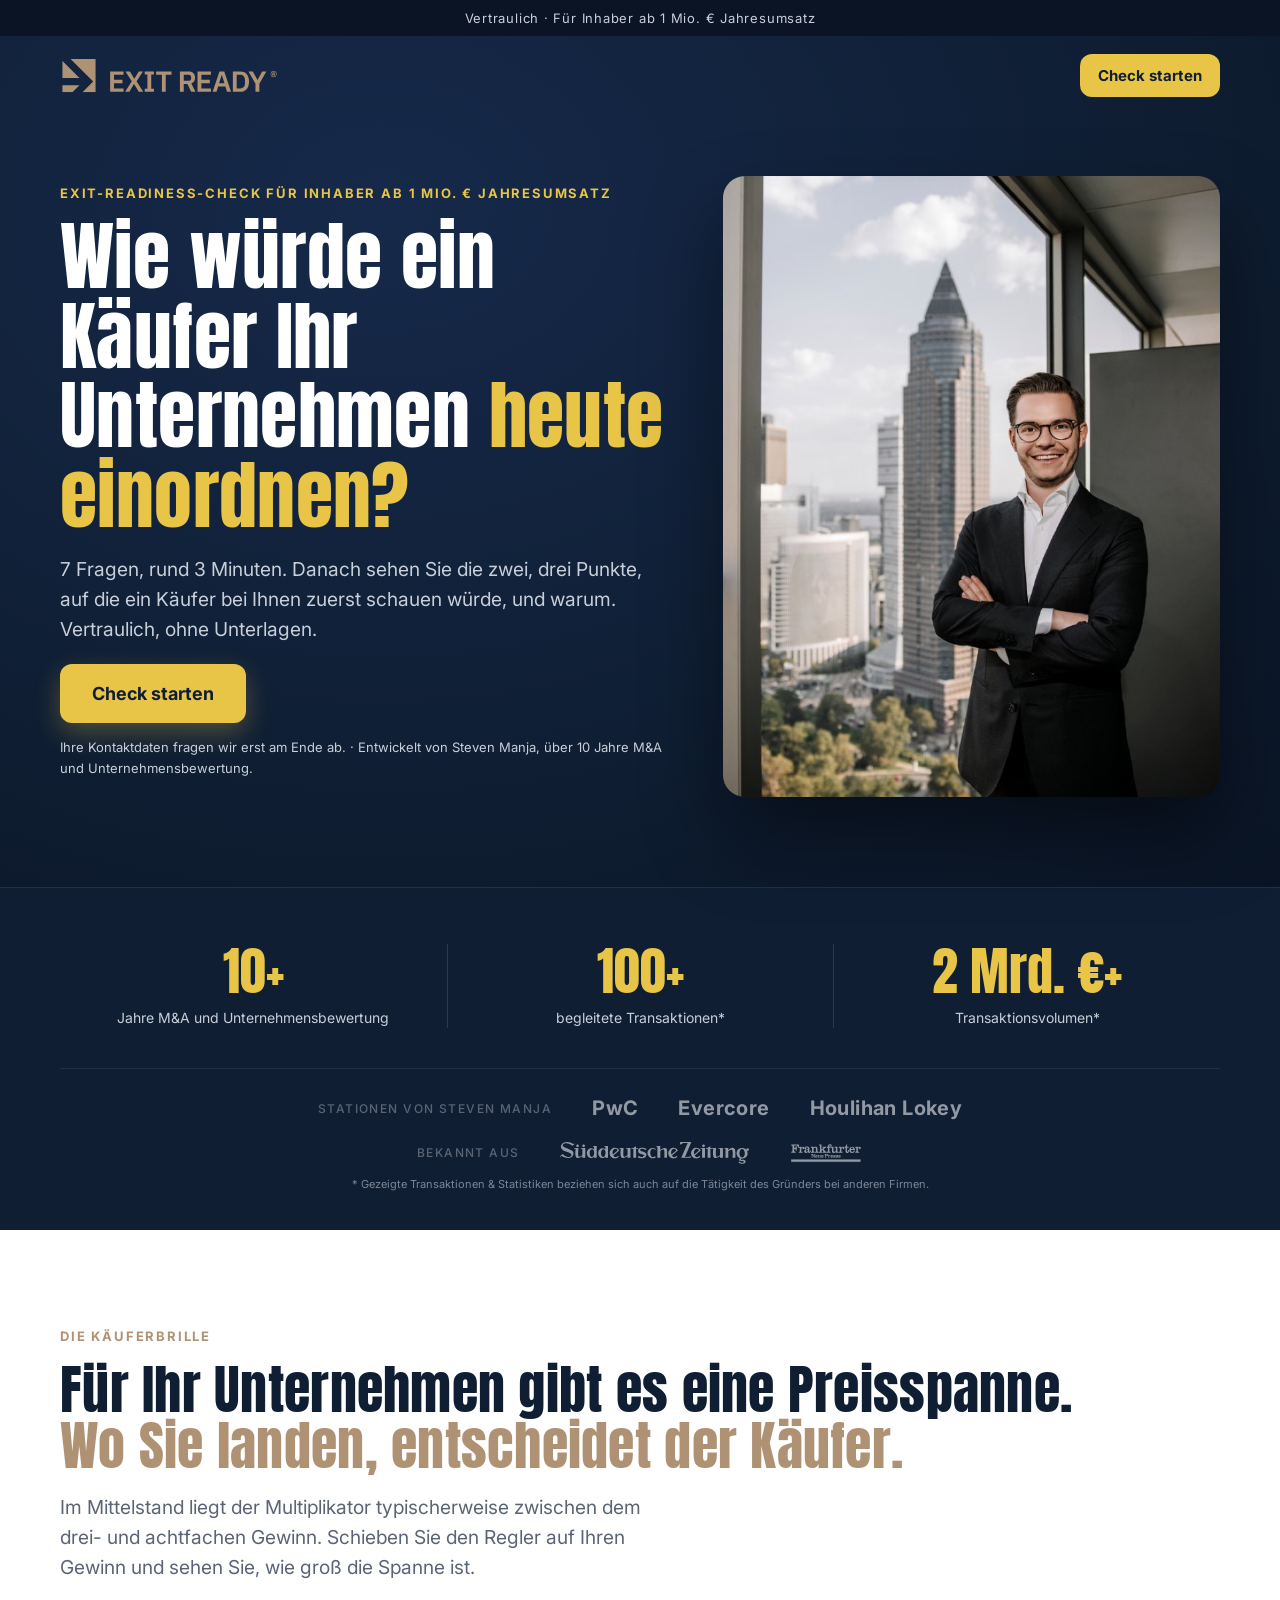
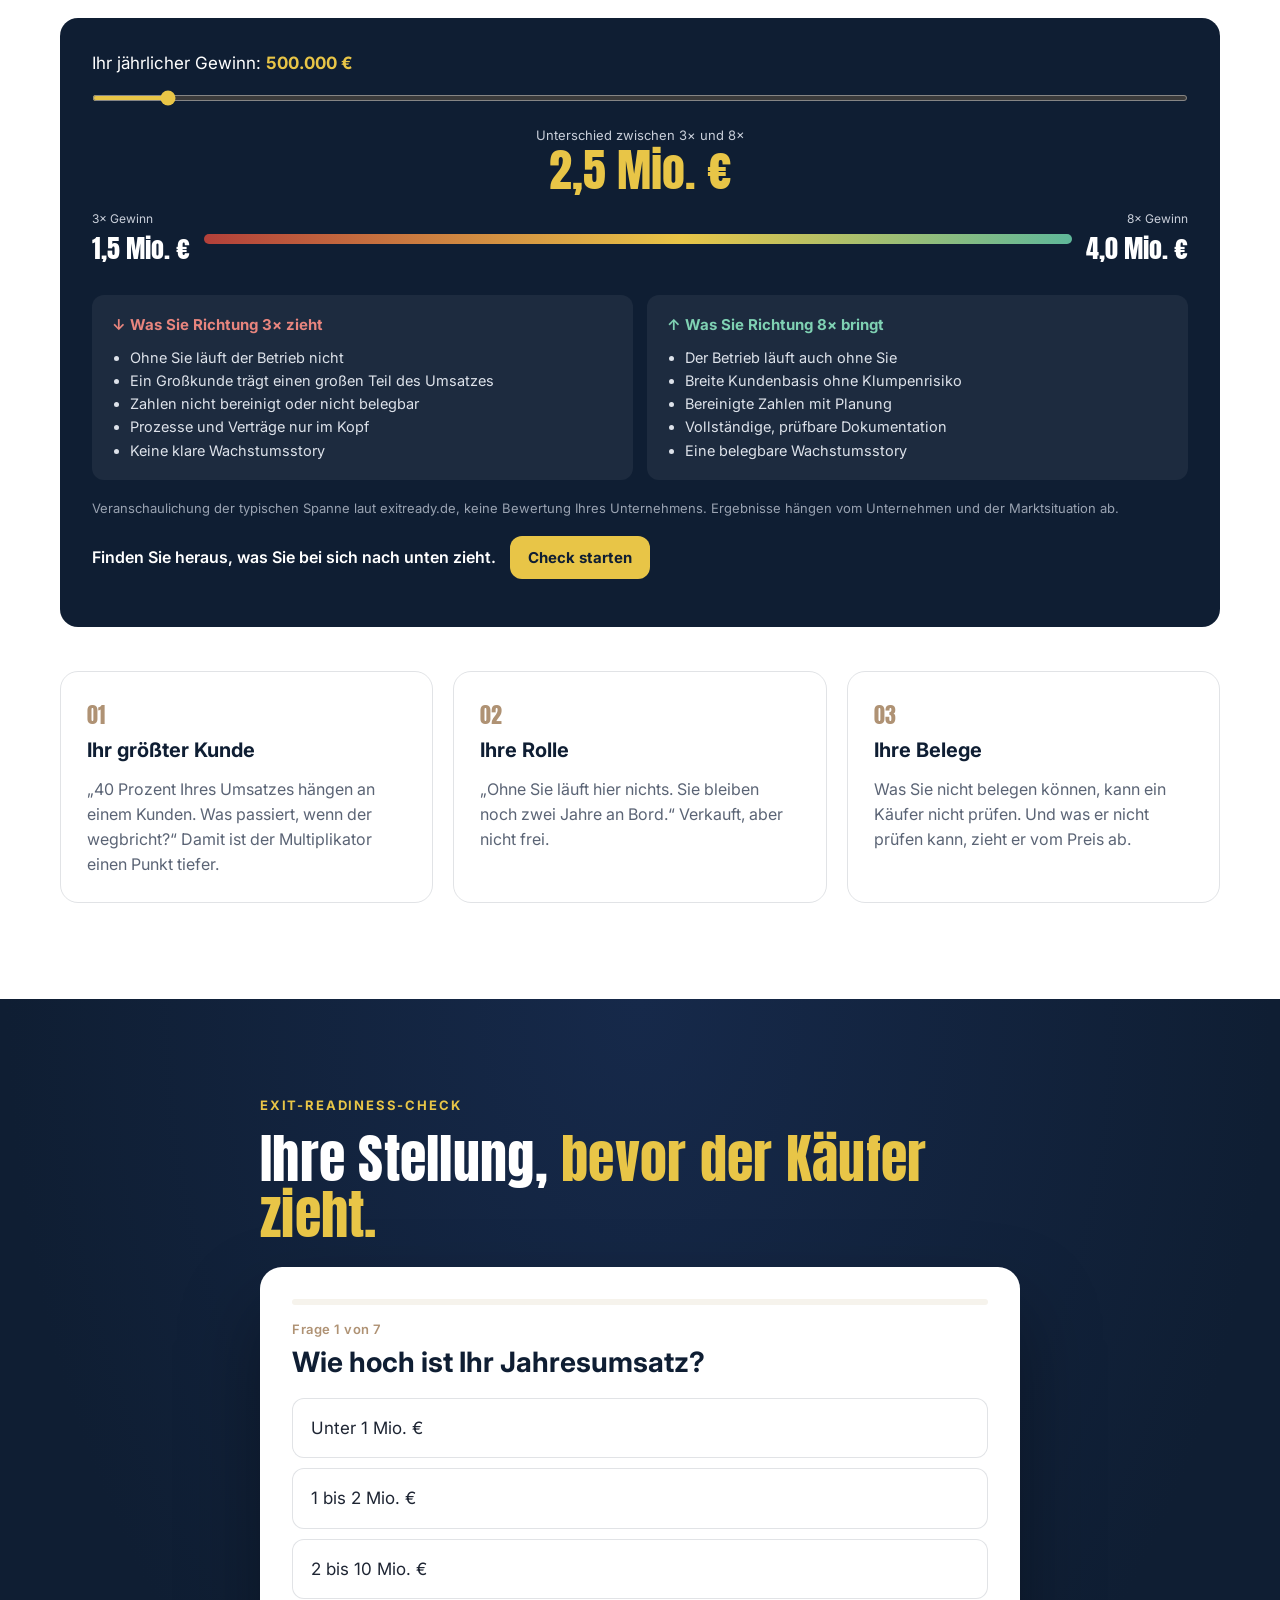
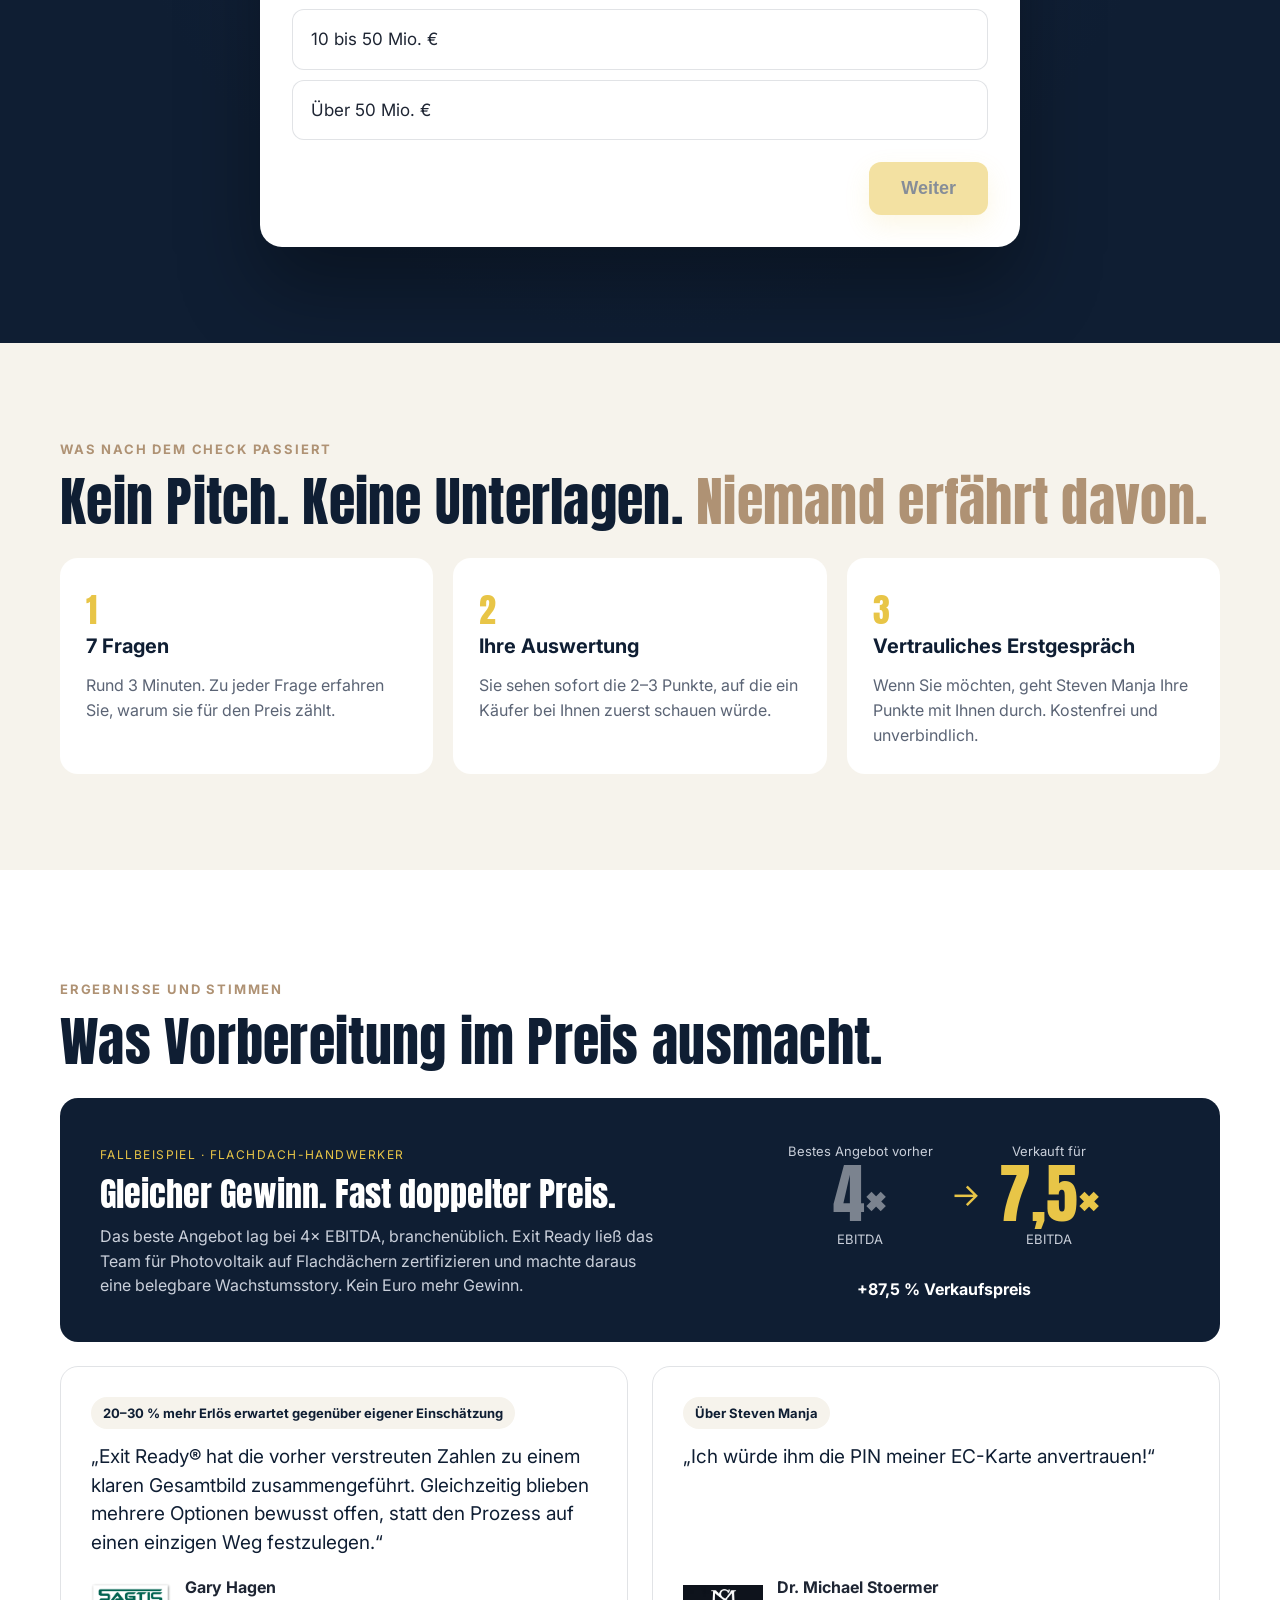
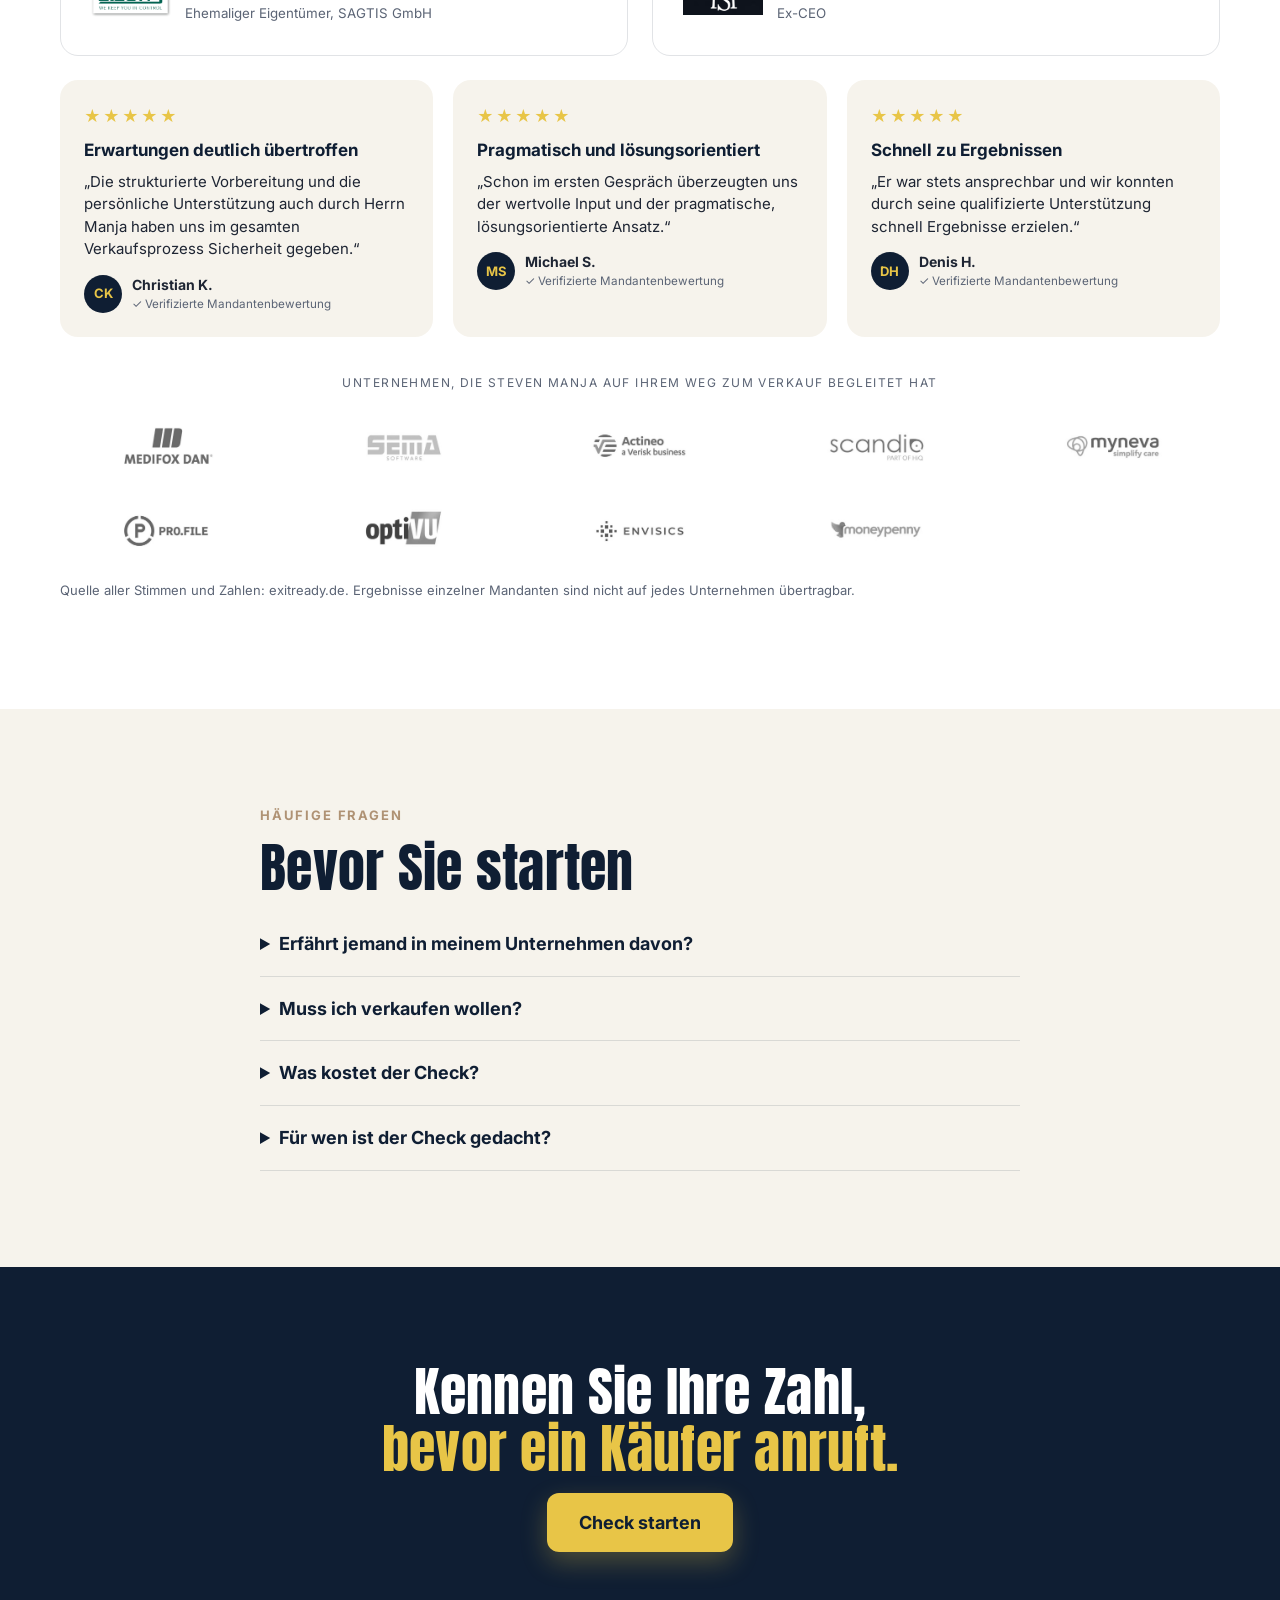
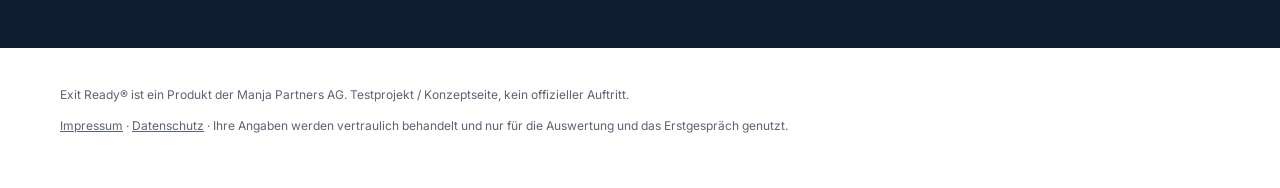
<file: index.html>
<!doctype html>
<html lang="de">
<head>
<meta charset="utf-8">
<meta name="viewport" content="width=device-width, initial-scale=1">
<title>Exit-Readiness-Check · Wie würde ein Käufer Ihr Unternehmen einordnen?</title>
<meta name="description" content="7 Fragen, rund 3 Minuten. Sehen Sie die zwei, drei Punkte, auf die ein Käufer bei Ihnen zuerst schauen würde – vertraulich, ohne Unterlagen.">
<link rel="preconnect" href="https://fonts.googleapis.com">
<link href="https://fonts.googleapis.com/css2?family=Anton&family=Inter:wght@400;500;600;700&display=swap" rel="stylesheet">
<link rel="stylesheet" href="styles.css">
</head>
<body>

<div class="topbar">Vertraulich · Für Inhaber ab 1 Mio. € Jahresumsatz</div>
<header class="nav wrap">
  <img src="assets/logo.svg" alt="Exit Ready" class="logo">
  <a href="#quiz" class="btn btn-sm">Check starten</a>
</header>

<!-- 1 · Hero -->
<section class="hero">
  <div class="wrap hero-grid">
    <div class="hero-text">
      <div class="eyebrow">Exit-Readiness-Check für Inhaber ab 1 Mio. € Jahresumsatz</div>
      <h1>Wie würde ein Käufer Ihr Unternehmen <span class="gold">heute einordnen?</span></h1>
      <p class="lead">7 Fragen, rund 3 Minuten. Danach sehen Sie die zwei, drei Punkte, auf die ein Käufer bei Ihnen zuerst schauen würde, und warum. Vertraulich, ohne Unterlagen.</p>
      <a href="#quiz" class="btn">Check starten</a>
      <p class="micro">Ihre Kontaktdaten fragen wir erst am Ende ab. · Entwickelt von Steven Manja, über 10 Jahre M&amp;A und Unternehmensbewertung.</p>
    </div>
    <div class="hero-img">
      <img src="assets/steven-window.jpg" alt="Steven Manja, Gründer von Exit Ready" loading="eager">
    </div>
  </div>
</section>

<!-- 2 · Proof -->
<section class="proof">
  <div class="wrap">
    <div class="proof-row">
      <div><b>10+</b><span>Jahre M&amp;A und Unternehmensbewertung</span></div>
      <div><b>100+</b><span>begleitete Transaktionen*</span></div>
      <div><b>2 Mrd. €+</b><span>Transaktionsvolumen*</span></div>
    </div>
    <div class="proof-logos"><span class="pl-label">Stationen von Steven Manja</span><span>PwC</span><span>Evercore</span><span>Houlihan Lokey</span></div>
    <div class="proof-logos press"><span class="pl-label">Bekannt aus</span><img src="assets/sueddeutsche-zeitung.svg" alt="Süddeutsche Zeitung"><img src="assets/fnp.svg" alt="Frankfurter Neue Presse"></div>
  </div>
  <p class="wrap foot-note">* Gezeigte Transaktionen &amp; Statistiken beziehen sich auch auf die Tätigkeit des Gründers bei anderen Firmen.</p>
</section>

<!-- 3 · Worauf Käufer schauen + Rechner -->
<section class="section">
  <div class="wrap">
    <div class="eyebrow reveal">Die Käuferbrille</div>
    <h2 class="reveal">Für Ihr Unternehmen gibt es eine Preisspanne.<br><span class="gold">Wo Sie landen, entscheidet der Käufer.</span></h2>
    <p class="lead reveal">Im Mittelstand liegt der Multiplikator typischerweise zwischen dem drei- und achtfachen Gewinn. Schieben Sie den Regler auf Ihren Gewinn und sehen Sie, wie groß die Spanne ist.</p>
    <div class="calc reveal">
      <label for="gewinn">Ihr jährlicher Gewinn: <b id="gewinnOut">500.000 €</b></label>
      <input id="gewinn" type="range" min="200000" max="5000000" step="100000" value="500000">
      <div class="range-head"><span>Unterschied zwischen 3× und 8×</span><b id="diff">2,5 Mio. €</b></div>
      <div class="range-bar"><div class="rb-end"><small>3× Gewinn</small><b id="low">1,5 Mio. €</b></div><div class="rb-track"></div><div class="rb-end hi"><small>8× Gewinn</small><b id="high">4,0 Mio. €</b></div></div>
      <div class="drivers">
        <div class="drv down"><h4>↓ Was Sie Richtung 3× zieht</h4><ul><li>Ohne Sie läuft der Betrieb nicht</li><li>Ein Großkunde trägt einen großen Teil des Umsatzes</li><li>Zahlen nicht bereinigt oder nicht belegbar</li><li>Prozesse und Verträge nur im Kopf</li><li>Keine klare Wachstumsstory</li></ul></div>
        <div class="drv up"><h4>↑ Was Sie Richtung 8× bringt</h4><ul><li>Der Betrieb läuft auch ohne Sie</li><li>Breite Kundenbasis ohne Klumpenrisiko</li><li>Bereinigte Zahlen mit Planung</li><li>Vollständige, prüfbare Dokumentation</li><li>Eine belegbare Wachstumsstory</li></ul></div>
      </div>
      <p class="micro">Veranschaulichung der typischen Spanne laut exitready.de, keine Bewertung Ihres Unternehmens. Ergebnisse hängen vom Unternehmen und der Marktsituation ab.</p>
      <p class="calc-cta">Finden Sie heraus, was Sie bei sich nach unten zieht. <a href="#quiz" class="btn btn-sm">Check starten</a></p>
    </div>
    <div class="cards">
      <div class="card reveal"><div class="num">01</div><h3>Ihr größter Kunde</h3><p>„40 Prozent Ihres Umsatzes hängen an einem Kunden. Was passiert, wenn der wegbricht?“ Damit ist der Multiplikator einen Punkt tiefer.</p></div>
      <div class="card reveal"><div class="num">02</div><h3>Ihre Rolle</h3><p>„Ohne Sie läuft hier nichts. Sie bleiben noch zwei Jahre an Bord.“ Verkauft, aber nicht frei.</p></div>
      <div class="card reveal"><div class="num">03</div><h3>Ihre Belege</h3><p>Was Sie nicht belegen können, kann ein Käufer nicht prüfen. Und was er nicht prüfen kann, zieht er vom Preis ab.</p></div>
    </div>
  </div>
</section>

<!-- 4 · Quiz -->
<section class="section quiz-sec" id="quiz">
  <div class="wrap narrow">
    <div class="eyebrow">Exit-Readiness-Check</div>
    <h2>Ihre Stellung, <span class="gold">bevor der Käufer zieht.</span></h2>
    <div class="quiz" id="quizBox" aria-live="polite">
      <div class="progress"><div class="progress-bar" id="bar"></div></div>
      <div class="step-label" id="stepLabel">Frage 1 von 7</div>
      <div id="stage"></div>
    </div>
  </div>
</section>

<!-- 5 · Ablauf -->
<section class="section soft">
  <div class="wrap">
    <div class="eyebrow reveal">Was nach dem Check passiert</div>
    <h2 class="reveal">Kein Pitch. Keine Unterlagen. <span class="gold">Niemand erfährt davon.</span></h2>
    <div class="steps">
      <div class="step reveal"><b>1</b><h3>7 Fragen</h3><p>Rund 3 Minuten. Zu jeder Frage erfahren Sie, warum sie für den Preis zählt.</p></div>
      <div class="step reveal"><b>2</b><h3>Ihre Auswertung</h3><p>Sie sehen sofort die 2–3 Punkte, auf die ein Käufer bei Ihnen zuerst schauen würde.</p></div>
      <div class="step reveal"><b>3</b><h3>Vertrauliches Erstgespräch</h3><p>Wenn Sie möchten, geht Steven Manja Ihre Punkte mit Ihnen durch. Kostenfrei und unverbindlich.</p></div>
    </div>
  </div>
</section>

<!-- 6 · Stimmen -->
<section class="section">
  <div class="wrap">
    <p class="eyebrow">Ergebnisse und Stimmen</p>
    <h2>Was Vorbereitung im Preis ausmacht.</h2>
    <div class="case reveal">
      <div class="case-text">
        <span class="case-tag">Fallbeispiel · Flachdach-Handwerker</span>
        <h3>Gleicher Gewinn. Fast doppelter Preis.</h3>
        <p>Das beste Angebot lag bei 4× EBITDA, branchenüblich. Exit Ready ließ das Team für Photovoltaik auf Flachdächern zertifizieren und machte daraus eine belegbare Wachstumsstory. Kein Euro mehr Gewinn.</p>
      </div>
      <div class="case-nums">
        <div><small>Bestes Angebot vorher</small><b class="muted">4×</b><small>EBITDA</small></div>
        <div class="arrow">→</div>
        <div><small>Verkauft für</small><b>7,5×</b><small>EBITDA</small></div>
        <div class="case-plus">+87,5 % Verkaufspreis</div>
      </div>
    </div>
    <div class="quotes">
      <figure class="quote quote-lg reveal">
        <span class="q-result">20–30 % mehr Erlös erwartet gegenüber eigener Einschätzung</span>
        <blockquote>„Exit Ready® hat die vorher verstreuten Zahlen zu einem klaren Gesamtbild zusammengeführt. Gleichzeitig blieben mehrere Optionen bewusst offen, statt den Prozess auf einen einzigen Weg festzulegen.“</blockquote>
        <figcaption><img src="assets/sagtis.png" alt="SAGTIS GmbH"><span>Gary Hagen<br><small>Ehemaliger Eigentümer, SAGTIS GmbH</small></span></figcaption>
      </figure>
      <figure class="quote quote-lg reveal">
        <span class="q-result">Über Steven Manja</span>
        <blockquote>„Ich würde ihm die PIN meiner EC-Karte anvertrauen!“</blockquote>
        <figcaption><img src="assets/stoermer-logo.png" alt="Dr. Michael Stoermer Logo"><span>Dr. Michael Stoermer<br><small>Ex-CEO</small></span></figcaption>
      </figure>
    </div>
    <div class="reviews">
      <figure class="review reveal"><div class="stars">★★★★★</div><h4>Erwartungen deutlich übertroffen</h4><blockquote>„Die strukturierte Vorbereitung und die persönliche Unterstützung auch durch Herrn Manja haben uns im gesamten Verkaufsprozess Sicherheit gegeben.“</blockquote><figcaption><span class="ini">CK</span><span>Christian K.<br><small>✓ Verifizierte Mandantenbewertung</small></span></figcaption></figure>
      <figure class="review reveal"><div class="stars">★★★★★</div><h4>Pragmatisch und lösungsorientiert</h4><blockquote>„Schon im ersten Gespräch überzeugten uns der wertvolle Input und der pragmatische, lösungsorientierte Ansatz.“</blockquote><figcaption><span class="ini">MS</span><span>Michael S.<br><small>✓ Verifizierte Mandantenbewertung</small></span></figcaption></figure>
      <figure class="review reveal"><div class="stars">★★★★★</div><h4>Schnell zu Ergebnissen</h4><blockquote>„Er war stets ansprechbar und wir konnten durch seine qualifizierte Unterstützung schnell Ergebnisse erzielen.“</blockquote><figcaption><span class="ini">DH</span><span>Denis H.<br><small>✓ Verifizierte Mandantenbewertung</small></span></figcaption></figure>
    </div>
    <div class="deals">
      <span class="pl-label">Unternehmen, die Steven Manja auf ihrem Weg zum Verkauf begleitet hat</span>
      <div class="logo-wall"><img src="assets/medifox-dan.jpg" alt="MEDIFOX DAN" loading="lazy"><img src="assets/sema-software.jpg" alt="SEMA Software" loading="lazy"><img src="assets/actineo.jpg" alt="Actineo" loading="lazy"><img src="assets/scandio.jpg" alt="Scandio" loading="lazy"><img src="assets/myneva.jpg" alt="myneva" loading="lazy"><img src="assets/profile.jpg" alt="PRO.FILE" loading="lazy"><img src="assets/optivu.jpg" alt="optiVU" loading="lazy"><img src="assets/envisics.jpg" alt="ENVISICS" loading="lazy"><img src="assets/moneypenny.jpg" alt="Moneypenny" loading="lazy"></div>
    </div>
    <p class="micro">Quelle aller Stimmen und Zahlen: exitready.de. Ergebnisse einzelner Mandanten sind nicht auf jedes Unternehmen übertragbar.</p>
  </div>
</section>

<!-- 7 · FAQ -->
<section class="section soft">
  <div class="wrap narrow">
    <div class="eyebrow">Häufige Fragen</div>
    <h2>Bevor Sie starten</h2>
    <details><summary>Erfährt jemand in meinem Unternehmen davon?</summary><p>Nein. Ihre Angaben werden vertraulich behandelt und nicht weitergegeben. Für den Check und das Erstgespräch brauchen Sie keine Unterlagen.</p></details>
    <details><summary>Muss ich verkaufen wollen?</summary><p>Nein. Sie müssen heute nicht verkaufen wollen. Je früher Sie wissen, wo Sie stehen, desto freier bestimmen Sie später, wann, an wen und zu welchem Preis.</p></details>
    <details><summary>Was kostet der Check?</summary><p>Nichts. Der Check und das Erstgespräch sind kostenfrei und unverbindlich.</p></details>
    <details><summary>Für wen ist der Check gedacht?</summary><p>Für Inhaber und Mehrheitsgesellschafter mit mindestens 1 Mio. € Jahresumsatz. Wer darunter liegt, erhält eine passende Ressource statt eines Termins.</p></details>
  </div>
</section>

<!-- 8 · Final -->
<section class="final">
  <div class="wrap">
    <h2>Kennen Sie Ihre Zahl,<br><span class="gold">bevor ein Käufer anruft.</span></h2>
    <a href="#quiz" class="btn">Check starten</a>
  </div>
</section>

<footer class="wrap footer">
  <p>Exit Ready® ist ein Produkt der Manja Partners AG. Testprojekt / Konzeptseite, kein offizieller Auftritt.</p>
  <p><a href="#">Impressum</a> · <a href="#">Datenschutz</a> · Ihre Angaben werden vertraulich behandelt und nur für die Auswertung und das Erstgespräch genutzt.</p>
</footer>

<script src="config.js"></script>
<script src="quiz-data.js"></script>
<script src="app.js"></script>
</body>
</html>
</file>
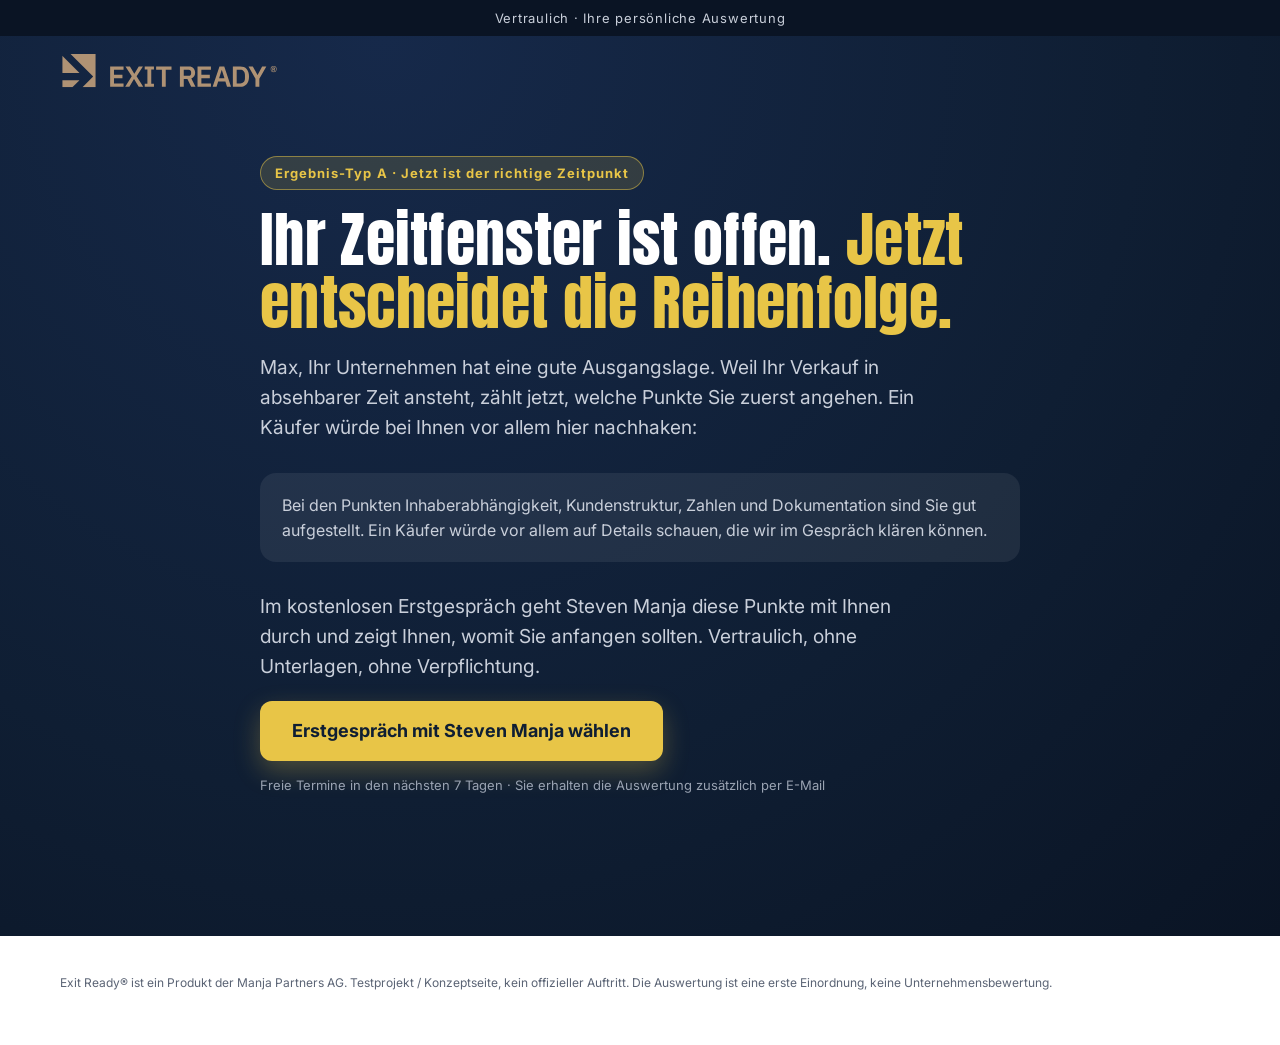
<file: ergebnis.html>
<!doctype html>
<html lang="de">
<head>
<meta charset="utf-8">
<meta name="viewport" content="width=device-width, initial-scale=1">
<title>Ihre Auswertung · Exit-Readiness-Check</title>
<meta name="robots" content="noindex">
<link rel="preconnect" href="https://fonts.googleapis.com">
<link href="https://fonts.googleapis.com/css2?family=Anton&family=Inter:wght@400;500;600;700&display=swap" rel="stylesheet">
<link rel="stylesheet" href="styles.css">
<style>
  .res { background: radial-gradient(ellipse at 30% 0%, var(--navy-2), var(--navy) 60%, #0A1424); color: #fff; padding: 120px 0 70px; min-height: 100vh; }
  .res h1 { font-size: clamp(36px, 5vw, 60px); }
  .res .lead { color: #C9CFDA; max-width: 680px; }
  .badge { display: inline-block; background: rgba(232,197,71,.15); color: var(--gold); border: 1px solid rgba(232,197,71,.5); border-radius: 30px; padding: 6px 14px; font-size: 13px; font-weight: 700; letter-spacing: .08em; margin-bottom: 18px; }
  .weak { display: grid; gap: 14px; margin: 30px 0; }
  .weak-item { background: #fff; color: var(--ink); border-radius: 16px; padding: 20px 22px; border-left: 5px solid var(--gold); animation: fadeUp .6s var(--ease) both; }
  .weak-item:nth-child(2) { animation-delay: .15s } .weak-item:nth-child(3) { animation-delay: .3s }
  .weak-item h3 { margin: 0 0 6px; font-size: 19px; }
  .weak-item p { margin: 0; color: var(--grey); }
  .ok { background: rgba(255,255,255,.07); border-radius: 16px; padding: 20px 22px; color: #C9CFDA; }
  .cta-box { margin-top: 10px; }
  .cta-box .micro { color: #9AA3B2; }
  .second { display: inline-block; margin-left: 18px; color: #C9CFDA; }
  .score { font-size: 13px; color: #7E8696; margin-top: 30px; }
</style>
</head>
<body>
<div class="topbar">Vertraulich · Ihre persönliche Auswertung</div>
<header class="nav wrap"><a href="index.html"><img src="assets/logo.svg" alt="Exit Ready" class="logo"></a></header>

<section class="res">
  <div class="wrap narrow" id="out"></div>
</section>

<footer class="wrap footer">
  <p>Exit Ready® ist ein Produkt der Manja Partners AG. Testprojekt / Konzeptseite, kein offizieller Auftritt. Die Auswertung ist eine erste Einordnung, keine Unternehmensbewertung.</p>
</footer>

<script src="config.js"></script>
<script>
(function () {
  const cfg = window.FUNNEL_CONFIG || {};
  let r = null;
  try { r = JSON.parse(sessionStorage.getItem('er_result') || 'null'); } catch (e) {}
  const demo = new URLSearchParams(location.search).get('typ');
  if (!r) r = { vorname: 'Max', typ: demo || 'A', score: 0, weak: [] };
  const name = r.vorname || '';
  const TYP = {
    A: {
      badge: 'Ergebnis-Typ A · Jetzt ist der richtige Zeitpunkt',
      h: 'Ihr Zeitfenster ist offen. <span class="gold">Jetzt entscheidet die Reihenfolge.</span>',
      intro: `${name}, Ihr Unternehmen hat eine gute Ausgangslage. Weil Ihr Verkauf in absehbarer Zeit ansteht, zählt jetzt, welche Punkte Sie zuerst angehen. Ein Käufer würde bei Ihnen vor allem hier nachhaken:`,
      after: 'Im kostenlosen Erstgespräch geht Steven Manja diese Punkte mit Ihnen durch und zeigt Ihnen, womit Sie anfangen sollten. Vertraulich, ohne Unterlagen, ohne Verpflichtung.',
      cta: `<a class="btn" href="${cfg.bookingUrl}">Erstgespräch mit Steven Manja wählen</a><p class="micro">Freie Termine in den nächsten 7 Tagen · Sie erhalten die Auswertung zusätzlich per E-Mail</p>`,
    },
    B: {
      badge: 'Ergebnis-Typ B · Gute Basis, mit klaren Lücken',
      h: 'Gute Basis. <span class="gold">Und genug Zeit, um die Lücken zu schließen.</span>',
      intro: `${name}, Sie sind früh dran, und das ist ein Vorteil: Die meisten Werthebel brauchen zwei bis fünf Jahre Vorlauf. Diese Punkte würde ein Käufer heute bei Ihnen zuerst ansprechen:`,
      after: 'Im Erstgespräch erfahren Sie, welcher dieser Punkte bei Ihnen am meisten Zeit braucht, damit Sie in Ruhe planen können.',
      cta: `<a class="btn" href="${cfg.bookingUrl}">Erstgespräch wählen</a><a class="second" href="${cfg.reportUrl}">Lieber erst lesen? Zum kostenlosen Experten-Report (32 Seiten)</a>`,
    },
    C: {
      badge: 'Ergebnis-Typ C · Früh dran: jetzt Wert aufbauen',
      h: 'Sie haben Zeit. <span class="gold">Nutzen Sie sie, um Wert aufzubauen.</span>',
      intro: `${name}, ein Verkaufsprozess ist für Sie heute noch nicht das Thema. Die Grundlagen, auf die Käufer später schauen, legen Sie aber genau jetzt. Ihre Auswertung zeigt, wo Sie anfangen können:`,
      after: 'Im kostenlosen Videokurs zeigt Steven Manja, wie Käufer bewerten und welche Hebel Sie heute schon selbst ziehen können.',
      cta: `<a class="btn" href="${cfg.videokursUrl}">Videokurs kostenlos starten</a>`,
    },
  };
  const t = TYP[r.typ] || TYP.A;
  const weak = (r.weak && r.weak.length)
    ? `<div class="weak">${r.weak.map((w) => `<div class="weak-item"><h3>${w.title}</h3><p>${w.text}</p></div>`).join('')}</div>`
    : `<div class="weak"><div class="ok">Bei den Punkten Inhaberabhängigkeit, Kundenstruktur, Zahlen und Dokumentation sind Sie gut aufgestellt. Ein Käufer würde vor allem auf Details schauen, die wir im Gespräch klären können.</div></div>`;
  document.getElementById('out').innerHTML = `
    <div class="badge">${t.badge}</div>
    <h1>${t.h}</h1>
    <p class="lead">${t.intro}</p>
    ${weak}
    <p class="lead">${t.after}</p>
    <div class="cta-box">${t.cta}</div>`;
})();
</script>
</body>
</html>
</file>
<file: styles.css>
:root {
  --navy: #0F1E33;
  --navy-2: #16294A;
  --gold: #E8C547;
  --bronze: #AF9274;
  --ink: #1E2533;
  --grey: #5B6475;
  --cream: #F6F3EC;
  --line: rgba(15, 30, 51, .12);
  --radius: 18px;
  --ease: cubic-bezier(.2, .8, .2, 1);
}
* { box-sizing: border-box; }
html { scroll-behavior: smooth; }
body { margin: 0; font-family: 'Inter', system-ui, sans-serif; color: var(--ink); background: #fff; line-height: 1.55; -webkit-font-smoothing: antialiased; overflow-x: hidden; }
img { max-width: 100%; display: block; }
.wrap { width: min(1160px, 100% - 32px); margin-inline: auto; }
.narrow { width: min(760px, 100% - 32px); }
.section { padding: 96px 0; }
.soft { background: var(--cream); }
.gold { color: var(--gold); }
h1, h2, h3 { margin: 0 0 16px; line-height: 1.05; color: var(--navy); }
h1, h2 { font-family: 'Anton', Impact, sans-serif; font-weight: 400; letter-spacing: .005em; }
h1 { font-size: clamp(40px, 6vw, 76px); color: #fff; }
h2 { font-size: clamp(32px, 4.4vw, 54px); }
h2 .gold { color: var(--bronze); }
h3 { font-size: 20px; }
.eyebrow { font-size: 13px; font-weight: 700; letter-spacing: .14em; text-transform: uppercase; color: var(--bronze); margin-bottom: 14px; }
.lead { font-size: clamp(17px, 1.5vw, 20px); color: var(--grey); max-width: 620px; }
.micro { font-size: 13px; color: var(--grey); margin-top: 14px; }

.btn { display: inline-block; background: var(--gold); color: var(--navy); font-weight: 700; font-size: 18px; text-decoration: none; padding: 16px 32px; border-radius: 12px; border: 0; cursor: pointer; transition: transform .25s var(--ease), box-shadow .25s var(--ease); box-shadow: 0 10px 26px rgba(232, 197, 71, .28); }
.btn:hover { transform: translateY(-2px); box-shadow: 0 16px 34px rgba(232, 197, 71, .38); }
.btn-sm { font-size: 15px; padding: 10px 18px; box-shadow: none; white-space: nowrap; }
.btn[disabled] { opacity: .5; cursor: not-allowed; transform: none; }

.topbar { background: #0A1424; color: #C9CFDA; text-align: center; font-size: 13px; letter-spacing: .06em; padding: 8px 16px; }
.nav { display: flex; align-items: center; justify-content: space-between; padding: 18px 0; position: absolute; left: 0; right: 0; z-index: 5; }
.logo { height: 34px; width: auto; }

.hero { background: radial-gradient(ellipse at 30% 20%, var(--navy-2), var(--navy) 60%, #0A1424); color: #fff; padding: 140px 0 90px; }
.hero .eyebrow { color: var(--gold); }
.hero .lead, .hero .micro { color: #C9CFDA; }
.hero-grid { display: grid; grid-template-columns: 1.1fr .9fr; gap: 56px; align-items: center; }
.hero-img { position: relative; }
.hero-img img { border-radius: 22px; aspect-ratio: 4/5; object-fit: cover; object-position: 66% 40%; box-shadow: 0 40px 80px rgba(0, 0, 0, .45); }
.hero-card { position: absolute; left: -28px; bottom: 28px; background: #fff; color: var(--navy); border-radius: 14px; padding: 16px 20px; box-shadow: 0 20px 40px rgba(0, 0, 0, .3); }
.hc-k { font-family: 'Anton', sans-serif; font-size: 22px; }
.hc-t { font-size: 14px; color: var(--grey); }

.proof { background: var(--navy); color: #fff; padding: 56px 0 26px; border-top: 1px solid rgba(255, 255, 255, .08); }
.proof-row { display: grid; grid-template-columns: repeat(3, 1fr); text-align: center; }
.proof-row > div { padding: 0 24px; }
.proof-row > div + div { border-left: 1px solid rgba(255, 255, 255, .12); }
.proof-row b { display: block; font-family: 'Anton', sans-serif; font-weight: 400; font-size: 52px; line-height: 1.05; color: var(--gold); }
.proof-row span { display: block; margin-top: 8px; font-size: 14px; color: #C9CFDA; }
.proof-logos { margin-top: 40px; padding-top: 24px; border-top: 1px solid rgba(255, 255, 255, .08); display: flex; justify-content: center; align-items: center; gap: 40px; flex-wrap: wrap; }
.proof-logos span { font-size: 20px; font-weight: 700; letter-spacing: .02em; color: rgba(255, 255, 255, .55); }
.proof-logos .pl-label { font-size: 12px; font-weight: 500; letter-spacing: .12em; text-transform: uppercase; color: var(--grey); }
.proof .foot-note { text-align: center; }
.foot-note { font-size: 11px; color: #7E8696; margin-top: 12px; }

.calc { margin: 36px 0 44px; background: var(--navy); color: #fff; border-radius: var(--radius); padding: 32px; }
.calc label { font-size: 17px; }
.calc label b { color: var(--gold); }
.calc input[type=range] { width: 100%; margin: 18px 0 24px; accent-color: var(--gold); height: 6px; }
.calc .micro { color: #9AA3B2; }

.cards { display: grid; grid-template-columns: repeat(3, 1fr); gap: 20px; }
.card { border: 1px solid var(--line); border-radius: var(--radius); padding: 26px; }
.card .num { font-family: 'Anton', sans-serif; color: var(--bronze); font-size: 22px; margin-bottom: 8px; }
.card p { color: var(--grey); margin: 0; }

.quiz-sec { background: radial-gradient(ellipse at 50% 0%, var(--navy-2), var(--navy) 70%); }
.quiz-sec h2 { color: #fff; }
.quiz-sec h2 .gold { color: var(--gold); }
.quiz-sec .eyebrow { color: var(--gold); }
.quiz { background: #fff; border-radius: 22px; padding: 32px; box-shadow: 0 40px 80px rgba(0, 0, 0, .35); margin-top: 24px; }
.progress { height: 6px; background: var(--cream); border-radius: 6px; overflow: hidden; }
.progress-bar { height: 100%; width: 0; background: var(--gold); transition: width .5s var(--ease); }
.step-label { font-size: 13px; font-weight: 600; color: var(--bronze); margin: 14px 0 6px; letter-spacing: .04em; }
.q-title { font-size: clamp(22px, 2.6vw, 28px); font-weight: 700; color: var(--navy); margin: 0 0 18px; line-height: 1.25; }
.opts { display: grid; gap: 10px; }
.opt { text-align: left; font: inherit; font-size: 17px; padding: 16px 18px; border: 1.5px solid var(--line); border-radius: 12px; background: #fff; cursor: pointer; transition: border-color .2s, background .2s, transform .2s var(--ease); color: var(--ink); }
.opt:hover { border-color: var(--bronze); transform: translateX(3px); }
.opt.sel { border-color: var(--gold); background: #FDF8E6; font-weight: 600; }
.learn { margin-top: 18px; background: var(--cream); border-left: 4px solid var(--gold); border-radius: 10px; padding: 14px 16px; font-size: 15.5px; color: var(--ink); animation: fadeUp .4s var(--ease); }
.learn b { color: var(--bronze); display: block; font-size: 12px; letter-spacing: .1em; text-transform: uppercase; margin-bottom: 4px; }
.q-nav { display: flex; justify-content: space-between; align-items: center; margin-top: 22px; }
.back { background: none; border: 0; color: var(--grey); font: inherit; cursor: pointer; text-decoration: underline; }
.form { display: grid; grid-template-columns: 1fr 1fr; gap: 12px; }
.form .full { grid-column: 1 / -1; }
.form label { font-size: 13px; font-weight: 600; color: var(--grey); display: block; margin-bottom: 4px; }
.form input[type=text], .form input[type=email], .form input[type=tel], .form input[type=url] { width: 100%; font: inherit; font-size: 16px; padding: 13px 14px; border: 1.5px solid var(--line); border-radius: 10px; }
.form input:focus { outline: none; border-color: var(--gold); }
.err { color: #B3403A; font-size: 13px; min-height: 18px; }
.consent { font-size: 13px; color: var(--grey); display: flex; gap: 8px; align-items: flex-start; }
.hp { position: absolute; left: -9999px; }
@keyframes fadeUp { from { opacity: 0; transform: translateY(10px); } }

.steps { display: grid; grid-template-columns: repeat(3, 1fr); gap: 20px; margin-top: 28px; }
.step { background: #fff; border-radius: var(--radius); padding: 26px; }
.step b { font-family: 'Anton', sans-serif; font-weight: 400; font-size: 34px; color: var(--gold); }
.step p { color: var(--grey); margin: 0; }

.quotes { display: grid; grid-template-columns: 1fr 1fr; gap: 24px; }
.quote { margin: 0; border: 1px solid var(--line); border-radius: var(--radius); padding: 30px; }
.quote blockquote { margin: 0 0 18px; font-size: 19px; line-height: 1.5; color: var(--navy); }
.quote figcaption { display: flex; gap: 14px; align-items: center; font-weight: 700; }
.quote figcaption img { height: 34px; width: auto; }
.quote small { font-weight: 400; color: var(--grey); }

details { border-bottom: 1px solid var(--line); padding: 18px 0; }
summary { font-weight: 700; font-size: 18px; cursor: pointer; color: var(--navy); }
details p { color: var(--grey); margin: 10px 0 0; }

.final { background: var(--navy); color: #fff; text-align: center; padding: 96px 0; }
.final h2 { color: #fff; }
.final h2 .gold { color: var(--gold); }
.footer { font-size: 12px; color: var(--grey); padding: 26px 0 40px; }

.reveal { opacity: 0; transform: translateY(24px); transition: opacity .8s var(--ease), transform .8s var(--ease); }
.reveal.in { opacity: 1; transform: none; }
@media (prefers-reduced-motion: reduce) { .reveal { opacity: 1; transform: none; transition: none; } }

@media (max-width: 860px) {
  .section { padding: 64px 0; }
  .hero { padding: 110px 0 60px; }
  .reviews, .case { grid-template-columns: 1fr; }
  .case-nums b { font-size: 48px; }
  .hero-grid, .cards, .steps, .quotes, .proof-row { grid-template-columns: 1fr; }
  .proof-row { grid-template-columns: 1fr; gap: 26px; }
  .proof-row > div + div { border-left: 0; }
  .proof-row b { font-size: 42px; }
  .proof-logos { gap: 18px; }
  .proof-logos .pl-label { width: 100%; text-align: center; }
  .hero-card { left: 12px; bottom: 12px; }
  .drivers { grid-template-columns: 1fr; }
  .range-bar b { font-size: 22px; }
  .rb-track { min-width: 40px; }
  .quiz { padding: 22px; }
  .form { grid-template-columns: 1fr; }
  .logo { height: 26px; }
  .btn-sm { font-size: 14px; padding: 9px 14px; }
}
.calc-cta { margin-top: 18px; display: flex; align-items: center; gap: 14px; flex-wrap: wrap; font-weight: 600; }
.footer a { color: inherit; }
.case { display: grid; grid-template-columns: 1.2fr 1fr; gap: 40px; align-items: center; background: var(--navy); color: #fff; border-radius: var(--radius); padding: 40px; margin: 28px 0 24px; }
.case-tag { font-size: 12px; letter-spacing: .12em; text-transform: uppercase; color: var(--gold); }
.case h3 { font-family: 'Anton', sans-serif; font-weight: 400; font-size: 34px; margin: 10px 0 12px; color: #fff; }
.case p { color: #C9CFDA; margin: 0; }
.case-nums { display: flex; align-items: center; justify-content: center; gap: 18px; flex-wrap: wrap; text-align: center; }
.case-nums b { display: block; font-family: 'Anton', sans-serif; font-weight: 400; font-size: 64px; line-height: 1; color: var(--gold); }
.case-nums b.muted { color: rgba(255, 255, 255, .45); }
.case-nums small { color: #C9CFDA; font-size: 13px; }
.case-nums .arrow { font-size: 32px; color: var(--gold); }
.case-plus { width: 100%; margin-top: 8px; font-weight: 700; color: #fff; }
.q-result { display: inline-block; margin-bottom: 14px; padding: 6px 12px; border-radius: 999px; background: var(--cream); font-size: 13px; font-weight: 700; color: var(--navy); }
.reviews { display: grid; grid-template-columns: repeat(3, 1fr); gap: 20px; margin-top: 24px; }
.review { margin: 0; background: var(--cream); border-radius: var(--radius); padding: 24px; }
.review .stars { color: var(--gold); letter-spacing: 2px; }
.review h4 { margin: 8px 0; font-size: 17px; color: var(--navy); }
.review blockquote { margin: 0 0 14px; font-size: 15px; line-height: 1.5; }
.review figcaption { font-weight: 700; font-size: 14px; }
.review small { font-weight: 400; color: var(--grey); }
.deals { margin: 32px 0 12px; text-align: center; }
.deals .pl-label { font-size: 12px; letter-spacing: .12em; text-transform: uppercase; color: var(--grey); }
.review figcaption { display: flex; gap: 10px; align-items: center; line-height: 1.3; }
.ini { flex: none; width: 38px; height: 38px; border-radius: 50%; background: var(--navy); color: var(--gold); display: grid; place-items: center; font-size: 13px; font-weight: 700; }
.logo-wall { margin-top: 18px; display: grid; grid-template-columns: repeat(5, 1fr); gap: 14px 24px; align-items: center; }
.logo-wall img { width: 100%; max-height: 70px; object-fit: contain; mix-blend-mode: multiply; filter: grayscale(1); opacity: .75; transition: filter .2s, opacity .2s; }
.logo-wall img:hover { filter: none; opacity: 1; }
.proof-logos.press { margin-top: 18px; padding-top: 0; border-top: 0; }
.proof-logos.press img { height: 22px; width: auto; filter: brightness(0) invert(1); opacity: .55; }
@media (max-width: 760px) { .logo-wall { grid-template-columns: repeat(3, 1fr); } }
.quote-lg { display: flex; flex-direction: column; align-items: flex-start; }
.quote-lg blockquote { flex: 1; }
.quote-lg figcaption img { width: 80px; height: 34px; object-fit: contain; }
@media (max-width: 860px) {
  .wrap { width: calc(100% - 40px); }
  .hero { padding: 96px 0 44px; }
  .hero-grid { gap: 28px; }
  .hero-img img { aspect-ratio: 4 / 3; max-height: 300px; width: 100%; object-position: 72% 30%; border-radius: 16px; box-shadow: 0 20px 40px rgba(0, 0, 0, .35); }
  .hero .btn { width: 100%; text-align: center; }
}
@media (max-width: 860px) {
  .hero-grid { display: flex; flex-direction: column; gap: 0; }
  .hero-text { display: contents; }
  .hero-text > * { order: 1; }
  .hero-img { order: 2; margin: 4px 0 22px; }
  .hero-text > .btn, .hero-text > .micro { order: 3; }
}
.range-head { text-align: center; margin-bottom: 14px; }
.range-head span { display: block; font-size: 13px; color: #C9CFDA; }
.range-head b { font-family: 'Anton', sans-serif; font-weight: 400; font-size: 46px; color: var(--gold); line-height: 1.1; }
.range-bar { display: flex; align-items: center; gap: 14px; }
.rb-track { flex: 1; height: 10px; border-radius: 99px; background: linear-gradient(90deg, #B3403A, #E8C547 55%, #5FB89A); }
.rb-end small { display: block; font-size: 12px; color: #C9CFDA; }
.rb-end b { font-family: 'Anton', sans-serif; font-weight: 400; font-size: 26px; white-space: nowrap; }
.rb-end.hi { text-align: right; }
.drivers { display: grid; grid-template-columns: 1fr 1fr; gap: 14px; margin: 26px 0 18px; }
.drv { background: rgba(255, 255, 255, .06); border-radius: 12px; padding: 18px 20px; }
.drv h4 { margin: 0 0 10px; font-size: 15px; }
.drv.down h4 { color: #E8857E; }
.drv.up h4 { color: #7FD1B3; }
.drv ul { margin: 0; padding-left: 18px; font-size: 14.5px; line-height: 1.6; color: #DDE2EA; }
@media (max-width: 860px) {
  .calc { padding: 22px 18px; }
  .drivers { grid-template-columns: 1fr; }
  .range-head b { font-size: 38px; }
  .rb-end b { font-size: 20px; }
  .range-bar { gap: 10px; }
}
</file>
